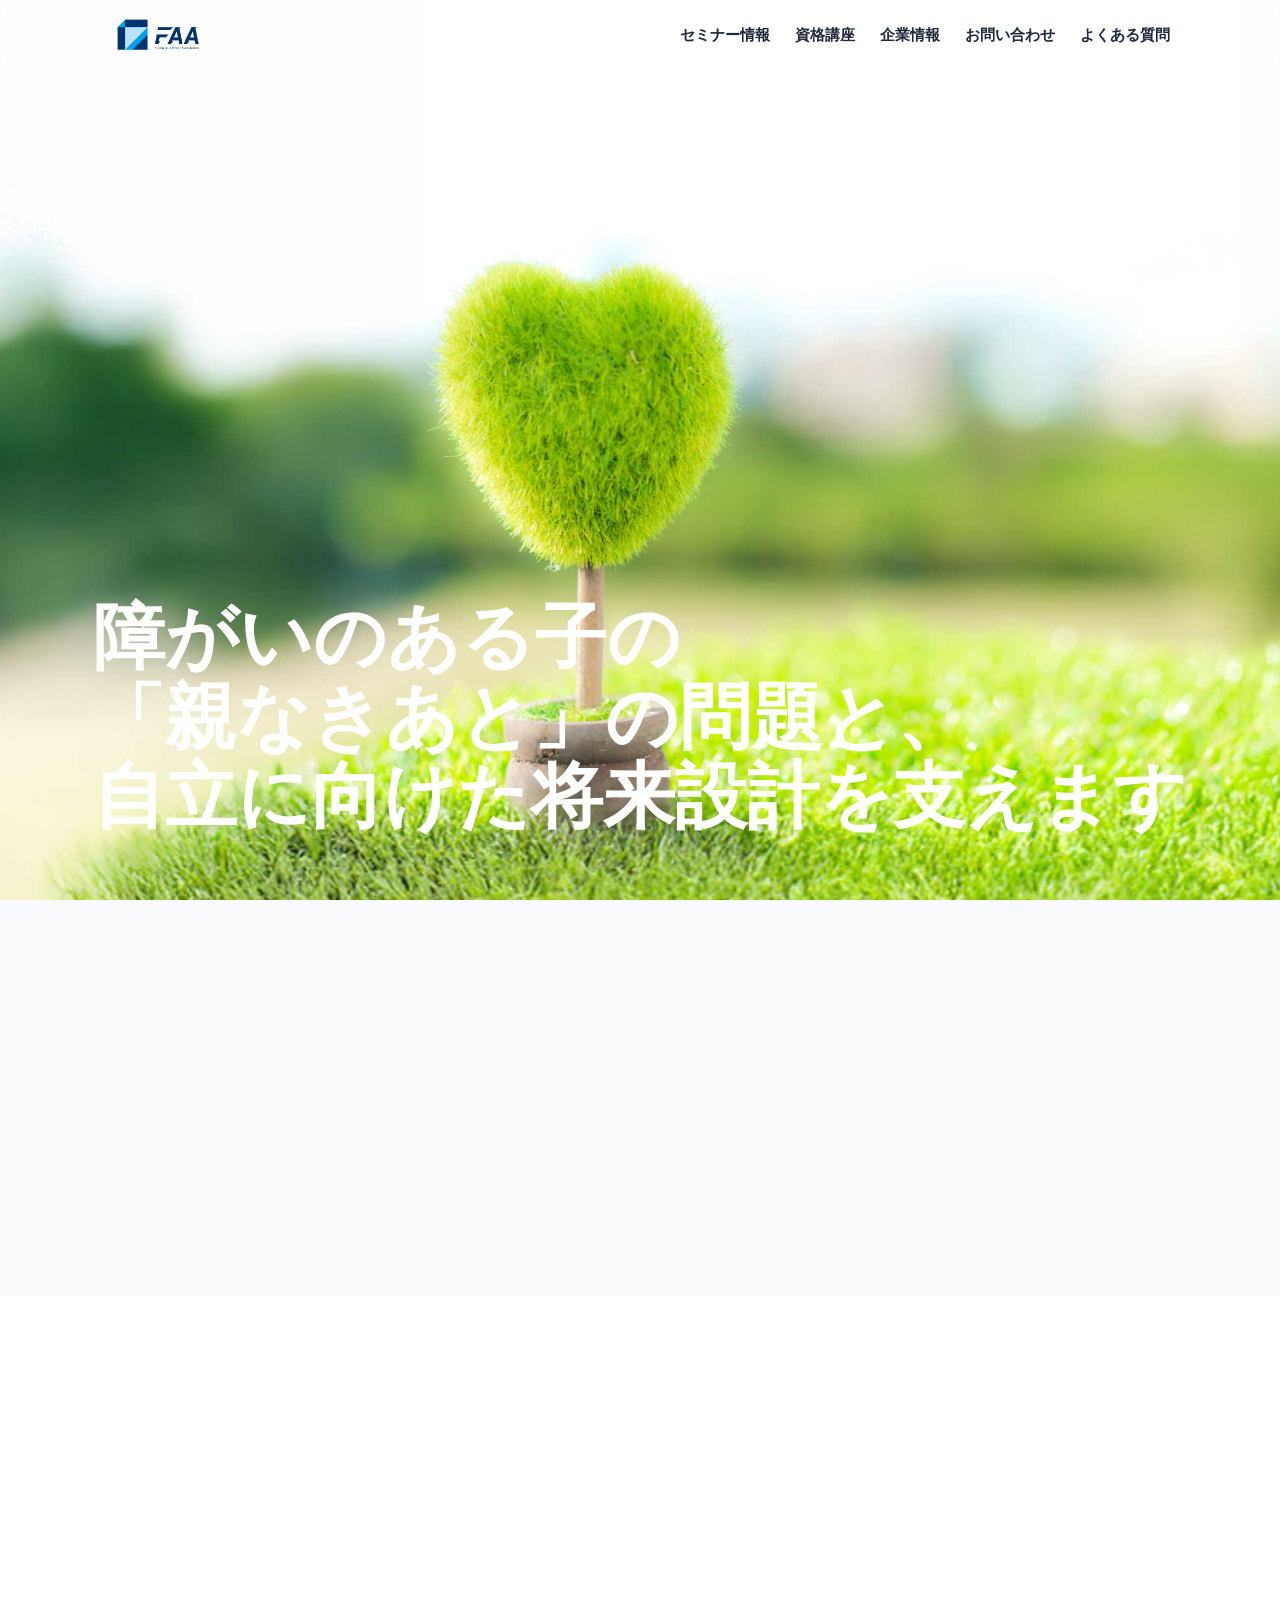
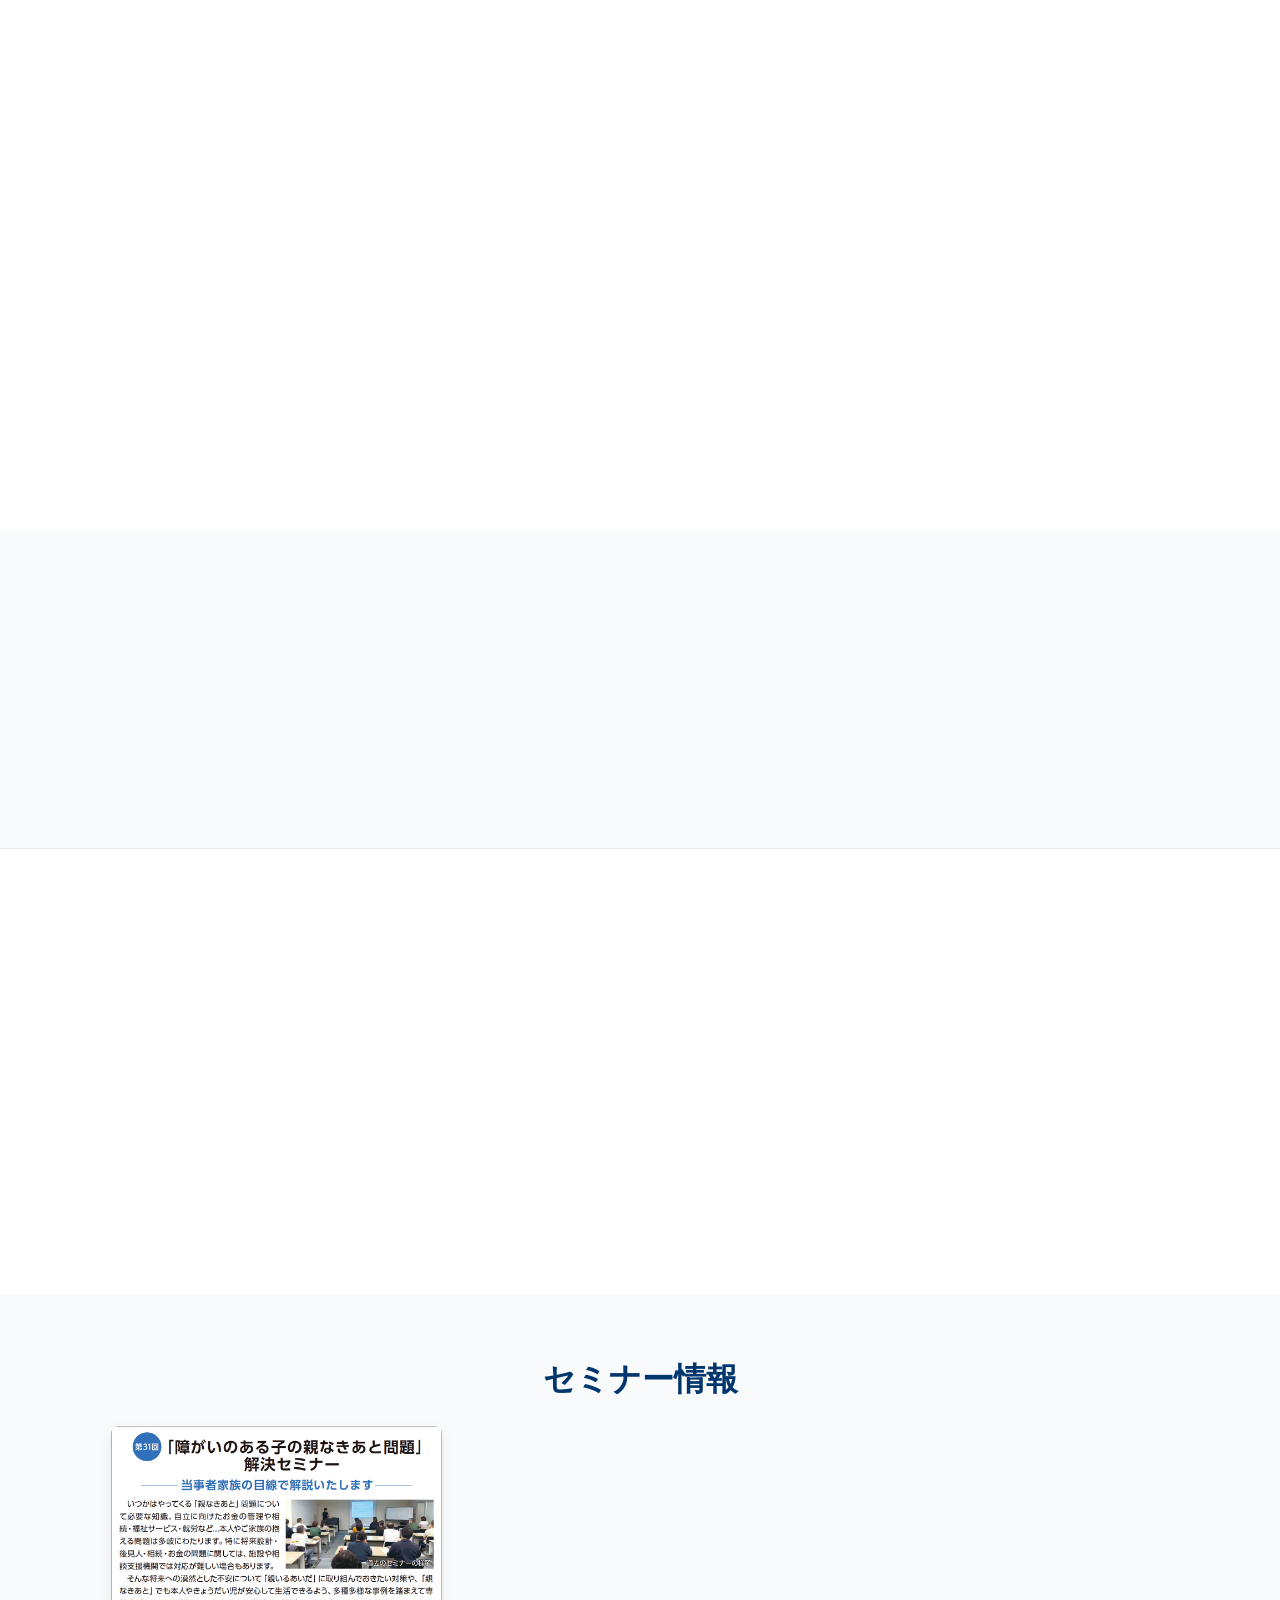
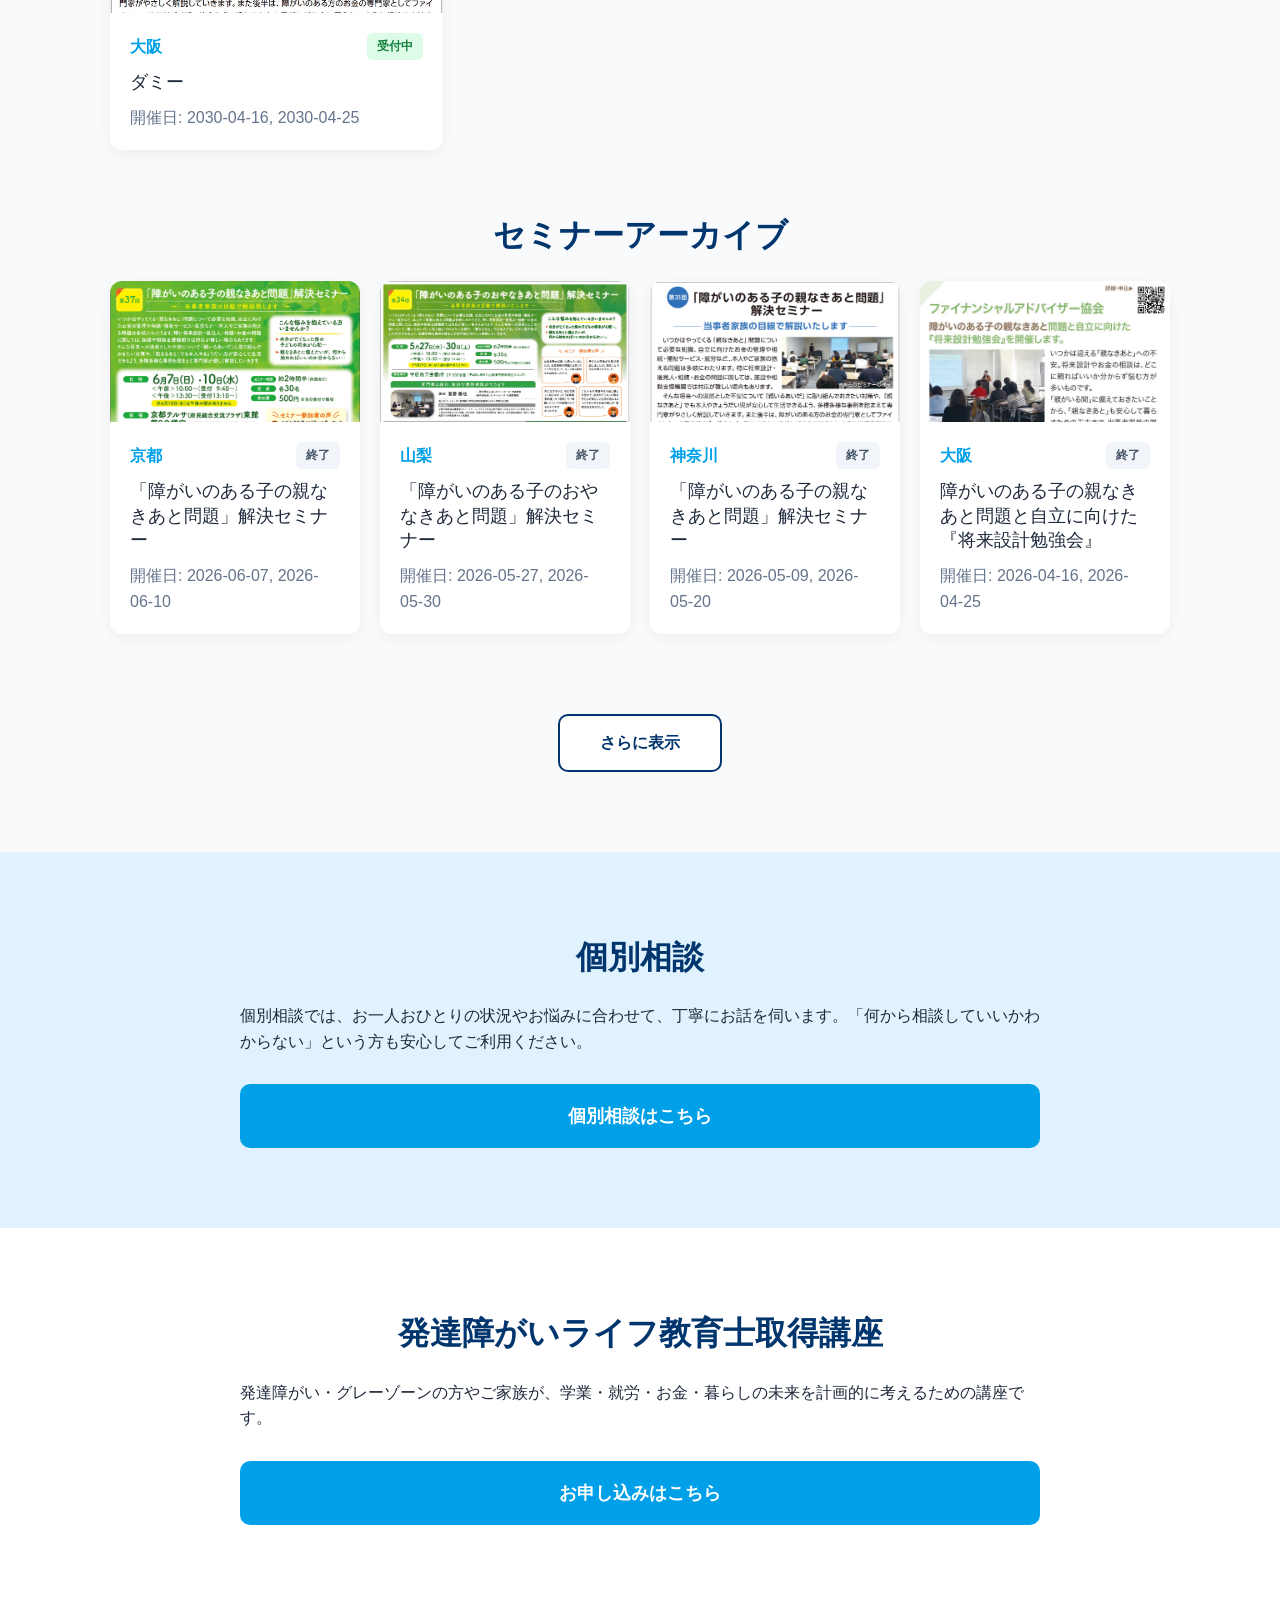
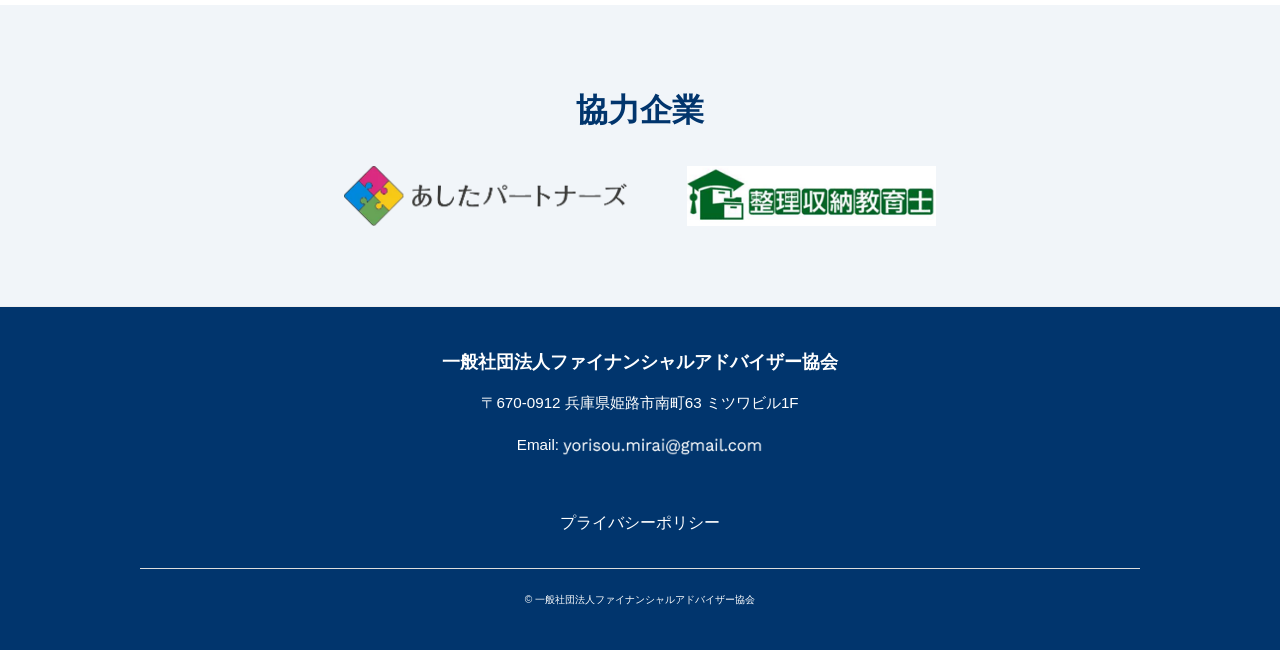
<file: index.html>
<!DOCTYPE html>
<html lang="ja">

<head>
    <meta charset="UTF-8">
    <meta name="viewport" content="width=device-width, initial-scale=1.0">
    <meta http-equiv="X-UA-Compatible" content="IE=edge">

    <!-- タイトル -->
    <title>障がいのある子の親なきあと問題と将来設計｜セミナー・個別相談｜よりそう未来｜一般社団法人ファイナンシャルアドバイザー協会（FAA）</title>

    <!-- SEO description -->
    <meta name="description"
        content="よりそう未来（YORISOU未来／yorisoumirai）は、一般社団法人ファイナンシャルアドバイザー協会（FAA）が運営する支援サービスです。障がいのある子の親なきあと問題に備え、将来設計・お金・福祉制度を全国セミナーや個別相談でサポートします。">

    <!-- keywords -->
    <meta name="keywords"
        content="親なきあと問題,障がい 将来設計,発達障がい お金,自立支援,福祉制度,セミナー,よりそう未来,よりそうみらい,yorisoumirai,YORISOU未来,FAA,一般社団法人ファイナンシャルアドバイザー協会">

    <!-- canonical -->
    <link rel="canonical" href="https://yorisoumirai.com/">

    <!-- favicon -->
    <!-- <link rel="icon" href="favicon.ico"> -->
    <link rel="icon" href="images/favicon.ico">
    <link rel="apple-touch-icon" href="/apple-touch-icon.png">

    <!-- CSS -->
    <link rel="stylesheet" href="css/destyle.css" />
    <link rel="stylesheet" href="css/style.css" />

    <!-- Font Awesome -->
    <link href="https://unpkg.com/aos@2.3.1/dist/aos.css" rel="stylesheet">
    <link rel="stylesheet"
        href="https://fonts.googleapis.com/css2?family=Material+Symbols+Outlined:opsz,wght,FILL,GRAD@24,400,0,0&icon_names=arrow_circle_left,arrow_upward" />

    <!-- OGP -->
    <meta property="og:type" content="website">
    <meta property="og:title" content="障がいのある子の親なきあと問題と将来設計｜よりそう未来｜FAA">
    <meta property="og:description" content="障がいのある子の将来に備えるための学びと支援。FAAが全国セミナー・個別相談でサポートします。">
    <meta property="og:url" content="https://yorisoumirai.com/">
    <meta property="og:site_name" content="よりそう未来｜一般社団法人ファイナンシャルアドバイザー協会（FAA）">
    <meta property="og:locale" content="ja_JP">
    <meta property="og:image" content="https://yorisoumirai.com/images/ogp_faa.png">

    <!-- Twitter -->
    <meta name="twitter:card" content="summary_large_image">
    <meta name="twitter:title" content="親なきあと問題と将来設計｜よりそう未来（FAA）">
    <meta name="twitter:description" content="障がいのある子の将来設計とお金の支援を行うFAAの公式サービス。">
    <meta name="twitter:image" content="https://yorisoumirai.com/images/ogp_faa.png">

    <!-- robots -->
    <meta name="robots" content="index, follow">

    <!-- 構造化データ -->
    <script type="application/ld+json">
    {   
    "@context": "https://schema.org",
    "@type": "Organization",
    "name": "一般社団法人ファイナンシャルアドバイザー協会",
    "alternateName": [
    "FAA",
    "よりそう未来",
    "よりそうみらい",
    "YORISOU未来",
    "yorisoumirai"
    ],
    "url": "https://yorisoumirai.com/",
    "logo": "https://yorisoumirai.com/images/FAA_logo_fin.png",
    "description": "障がいのある子の親なきあと問題に備えた将来設計やお金の支援を行う一般社団法人。全国でセミナー・個別相談を実施しています。",
    "address": {
    "@type": "PostalAddress",
    "postalCode": "670-0912",
    "addressRegion": "兵庫県",
    "addressLocality": "姫路市"
    },
    "contactPoint": {
    "@type": "ContactPoint",
    "contactType": "customer support",
    "areaServed": "JP",
    "availableLanguage": "Japanese"
    }
    }
    </script>

    <script type="application/ld+json">
    {
    "@context": "https://schema.org",
    "@type": "WebSite",
    "name": "よりそう未来｜FAA 一般社団法人ファイナンシャルアドバイザー協会",
    "url": "https://yorisoumirai.com/"
    }
    </script>

</head>

<body>

    <header id="main-header">
        <nav class="navbar">
            <div class="nav-inner">
                <div class="logo">
                    <a href="index.html" id="site-logo">
                        <img src="images/FAA_logo_fin.png" alt="Seminar Hub">
                    </a>
                </div>

                <ul class="nav-links pc-nav">
                    <li><a href="#" class="nav-search">セミナー情報</a></li>
                    <li><a href="#shikaku" class="nav-shikaku">資格講座</a></li>
                    <li><a href="about.html">企業情報</a></li>
                    <li><a href="about.html#contact">お問い合わせ</a></li>
                    <li><a href="about.html#faq">よくある質問</a></li>
                </ul>
                <button class="menu-btn" id="menu-btn" aria-label="メニューを開く">
                    <span></span>
                    <span></span>
                    <span></span>
                </button>
            </div>
        </nav>

        <div class="drawer" id="drawer">
            <ul class="drawer-links">
                <li><a href="#" class="nav-search">セミナー情報</a></li>
                <li><a href="#shikaku" class="nav-shikaku">資格講座</a></li>
                <li><a href="about.html">企業情報</a></li>
                <li><a href="about.html#contact">お問い合わせ</a></li>
                <li><a href="about.html#faq">よくある質問</a></li>
            </ul>
        </div>
        <div class="drawer-overlay" id="drawer-overlay"></div>

        <div id="hero-section" class="hero">
            <div class="hero-bg"></div>
            <div class="hero-content">
                <h1 class="hero-title">障がいのある子の<br>「親なきあと」の問題と、<br>
                    自立に向けた将来設計を支えます</h1>
                <!-- <p class="hero-subtitle">当事者家族の目線で、わかりやすく情報をお届けします</p> -->
            </div>
        </div>
    </header>

    <main>
        <section id="intro">
            <div class="intro-lead container" data-aos="fade-up">
                <h2 class="intro-lead-title">障がいのある子の「親なきあと」に、<span style="white-space: nowrap;">今からできる安心の備え</span></h2>
                <p>いつか必ず迎える「親なきあと」の問題。お金の管理、福祉サービス、就労……。本人や家族が抱える課題は多岐にわたり、「どこに相談すればいいのかわからない」と一人で不安を抱えてはいませんか？<br><br>
                    私たちは、障がいのある方のお金に関する専門家として、当事者家族の視点を大切にしながら、将来の不安を「安心」に変えるお手伝いをしています。</p>
            </div>

            <div class="intro-points">
                <div class="intro-points-title container" data-aos="fade-up">
                    <h2 class="intro-lead-title">私たちが大切にしている3つの視点</h2>
                </div>
                <div class="intro-point-row" data-aos="fade-up">
                    <div class="intro-point-img"><img src="images/image_home.png" alt="home" width="100" height="100"></div>
                    <div class="intro-point-body">
                        <h3>「親がいるあいだ」の準備</h3>
                        <p>「いつか」のために、今から備えておきたい知識や具体的な工夫を丁寧にお伝えします。</p>
                    </div>
                </div>
                <div class="intro-point-row reverse" data-aos="fade-up">
                    <div class="intro-point-img"><img src="images/image_money.png" alt="home" width="100" height="100"></div>
                    <div class="intro-point-body">
                        <h3>「1円でも多く」ではなく「安心して暮らす」ためのお金</h3>
                        <p>単に資産を残すことだけがゴールではありません。本人やきょうだい児が、将来にわたって困らず、健やかに暮らせるためのお金の残し方を考えます。</p>
                    </div>
                </div>
                <div class="intro-point-row" data-aos="fade-up">
                    <div class="intro-point-img"><img src="images/image_study.png" alt="home" width="100" height="100"></div>
                    <div class="intro-point-body">
                        <h3>信頼できる制度や仕組みを「やさしく」解説</h3>
                        <p>複雑な福祉サービスや専門的なお金の仕組みを、どなたでも納得できるよう、わかりやすく噛み砕いて紹介します。</p>
                    </div>
                </div>
            </div>

            <div class="intro-closing container" data-aos="fade-up">
                <h2 class="intro-lead-title">学びから1つでも多く、<br>不安を<span style="white-space: nowrap;">「安心」</span>に変えていきませんか？
                </h2>
                <p>将来への備えは、早く始めるほど選択肢が広がります。「大切な子どもが、ずっと安心して暮らせるように」今できることから、私たちと一緒に一歩ずつ準備を始めてみましょう。</p>
            </div>
        </section>

        <!-- YORISOU-未来 セクション -->
        <section id="yorisou" class="yorisou-section">
            <div class="yorisou-inner container">
                <div class="yorisou-body" data-aos="fade-up">
                    <div class="yorisou-text">
                        <img src="images/yorisou_logo_0806re.webp" alt="YORISOU-未来" class="yorisou-logo">
                        <div>
                            <p>「YORISOU未来（よりそうみらい）」は、親なき後の自立に向けた生活設計とお金の問題について、セミナーや個別相談など、様々な活動を行っています。</p>
                        </div>
                    </div>
                    <div class="yorisou-img">
                        <img src="images/seminarshot1.webp" alt="セミナーの様子">
                    </div>
                </div>
            </div>
        </section>


        <section id="list-page" class="container"></section>

        <section id="detail-page" class="hidden container">
            <div class="back-btn" id="btn-back">
                <!-- <span class="material-symbols-outlined">
                    arrow_circle_left
                </span> -->
                一覧に戻る
            </div>
            <div id="detail-content"></div>
        </section>

        <!-- 個別相談 -->
        <section class="cta-section bg-light-blue">
            <div class="cta-inner">
                <h2 class="cta-title">個別相談</h2>
                <p class="cta-text">個別相談では、お一人おひとりの状況やお悩みに合わせて、丁寧にお話を伺います。「何から相談していいかわからない」という方も安心してご利用ください。</p>
                <a href="about.html#contact" class="cta-btn">個別相談はこちら</a>
            </div>
        </section>

        <!-- 発達障がいライフ教育士取得講座 -->
        <section class="cta-section bg-white" id="shikaku">
            <div class="cta-inner">
                <h2 class="cta-title">発達障がいライフ教育士取得講座</h2>
                <p class="cta-text">発達障がい・グレーゾーンの方やご家族が、学業・就労・お金・暮らしの未来を計画的に考えるための講座です。</p>
                <a href="https://kyouikushi.jp/course-lineup/hattatsu-life/" class="cta-btn" target="_blank"
                    rel="noopener">お申し込みはこちら</a>
            </div>
        </section>

        <!-- 協力企業 -->
        <section class="cta-section bg-gray">
            <div class="cta-inner">
                <h2 class="cta-title">協力企業</h2>
                <div class="partner-logos">
                    <a href="https://www.ashita-partners.com/" target="_blank" rel="noopener">
                        <img src="images/asahita_logo.webp" alt="あしたパートナーズ">
                    </a>
                    <a href="https://kyouikushi.jp/nintei-koshi-kenshu/life-kyoikushi-kenshu/" target="_blank"
                        rel="noopener">
                        <img src="images/kyouikushi_logo.png" alt="整理収納教育士">
                    </a>
                </div>
            </div>
        </section>
    </main>

    <footer id="main-footer">
        <div class="footer-container">
            <address>
                <p class="org-name">一般社団法人ファイナンシャルアドバイザー協会</p>
                <p class="address-text">
                    〒670-0912 兵庫県姫路市南町63 ミツワビル1F
                </p>
                <h5 class="mail">Email: <span class="mail-img" role="img" aria-label="メールアドレス（画像）"></span></h5>
            </address>
            <p><a href="privacy.html">プライバシーポリシー</a></p>
            <p class="copy"><small>&copy; 一般社団法人ファイナンシャルアドバイザー協会</small></p>
        </div>
    </footer>


    <script src="https://unpkg.com/aos@2.3.1/dist/aos.js"></script>
    <script src="javascript/scrollTop.js"></script>
    <script src="javascript/scroll.js"></script>
    <script src="javascript/main.js"></script>
    <script src="javascript/drawer.js"></script>
    <script src="javascript/data.js"></script>
    <script src="javascript/page.js"></script>
</body>

</html>
</file>
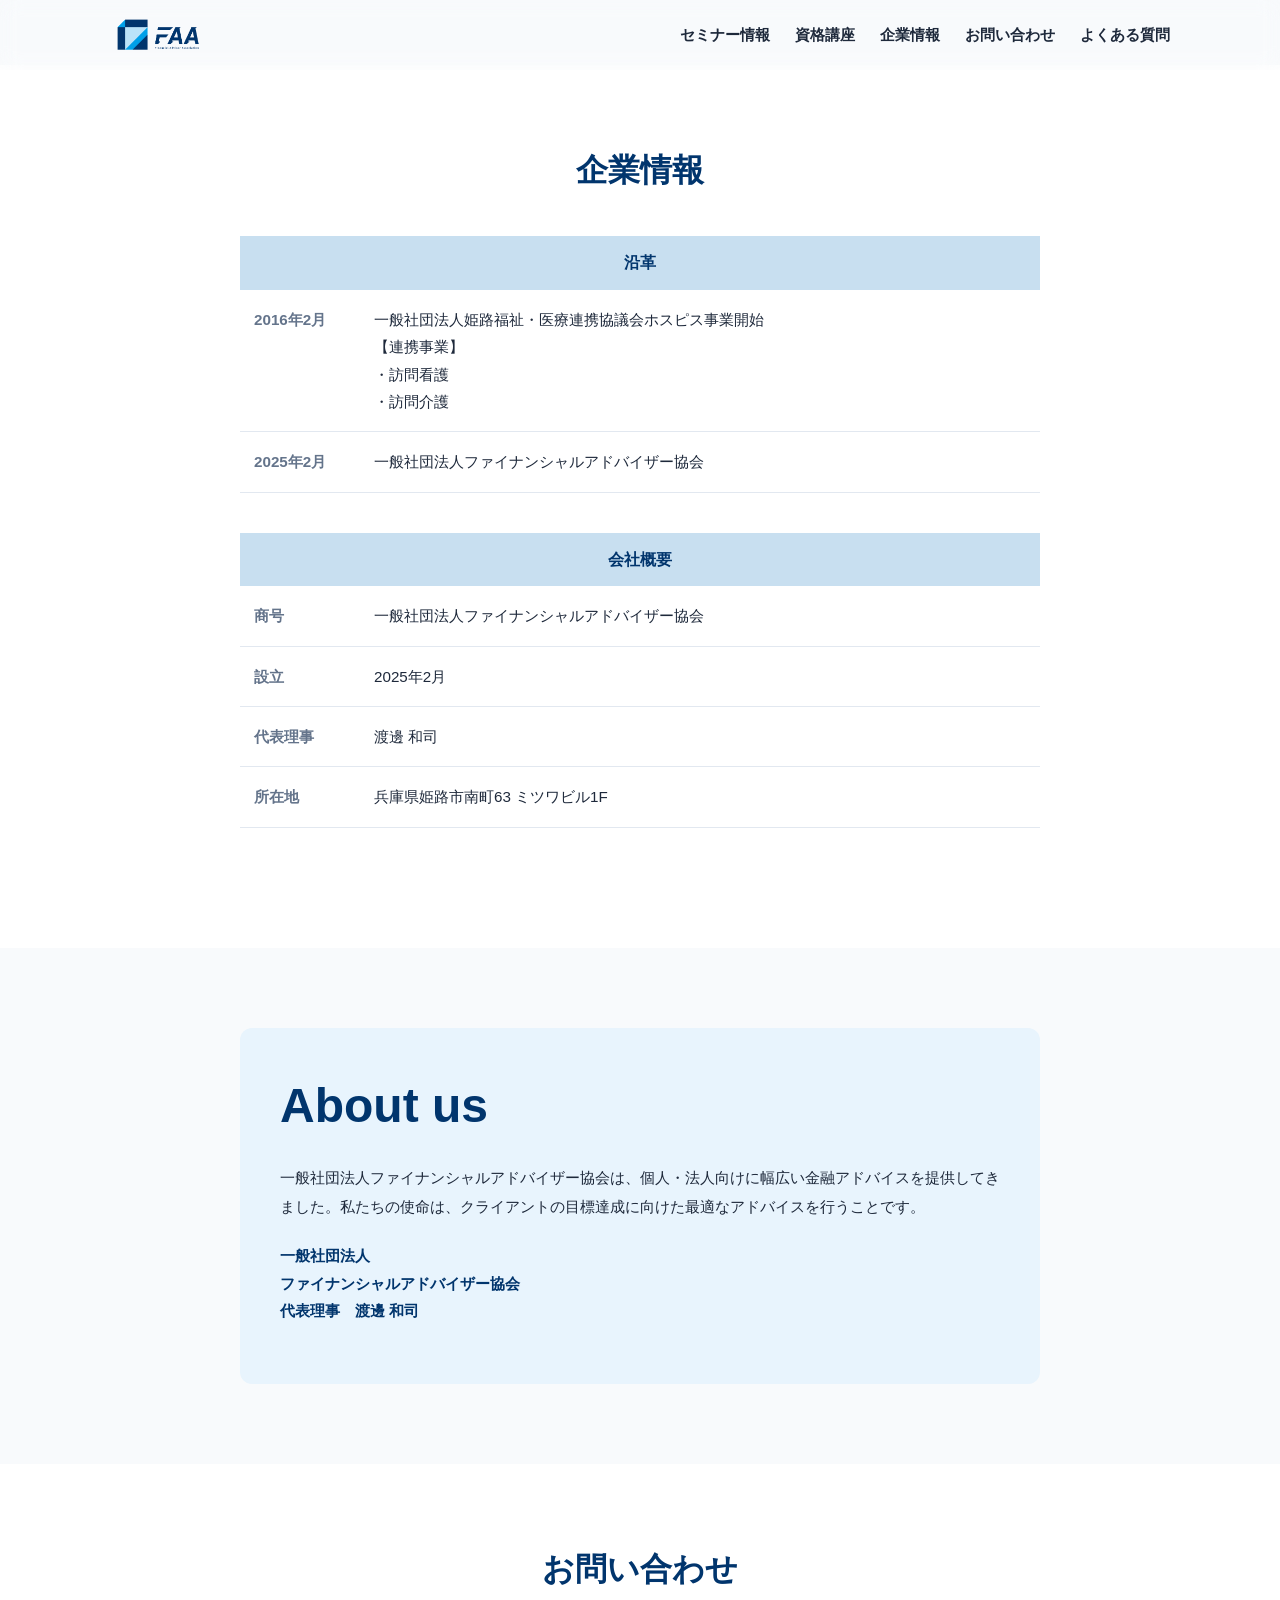
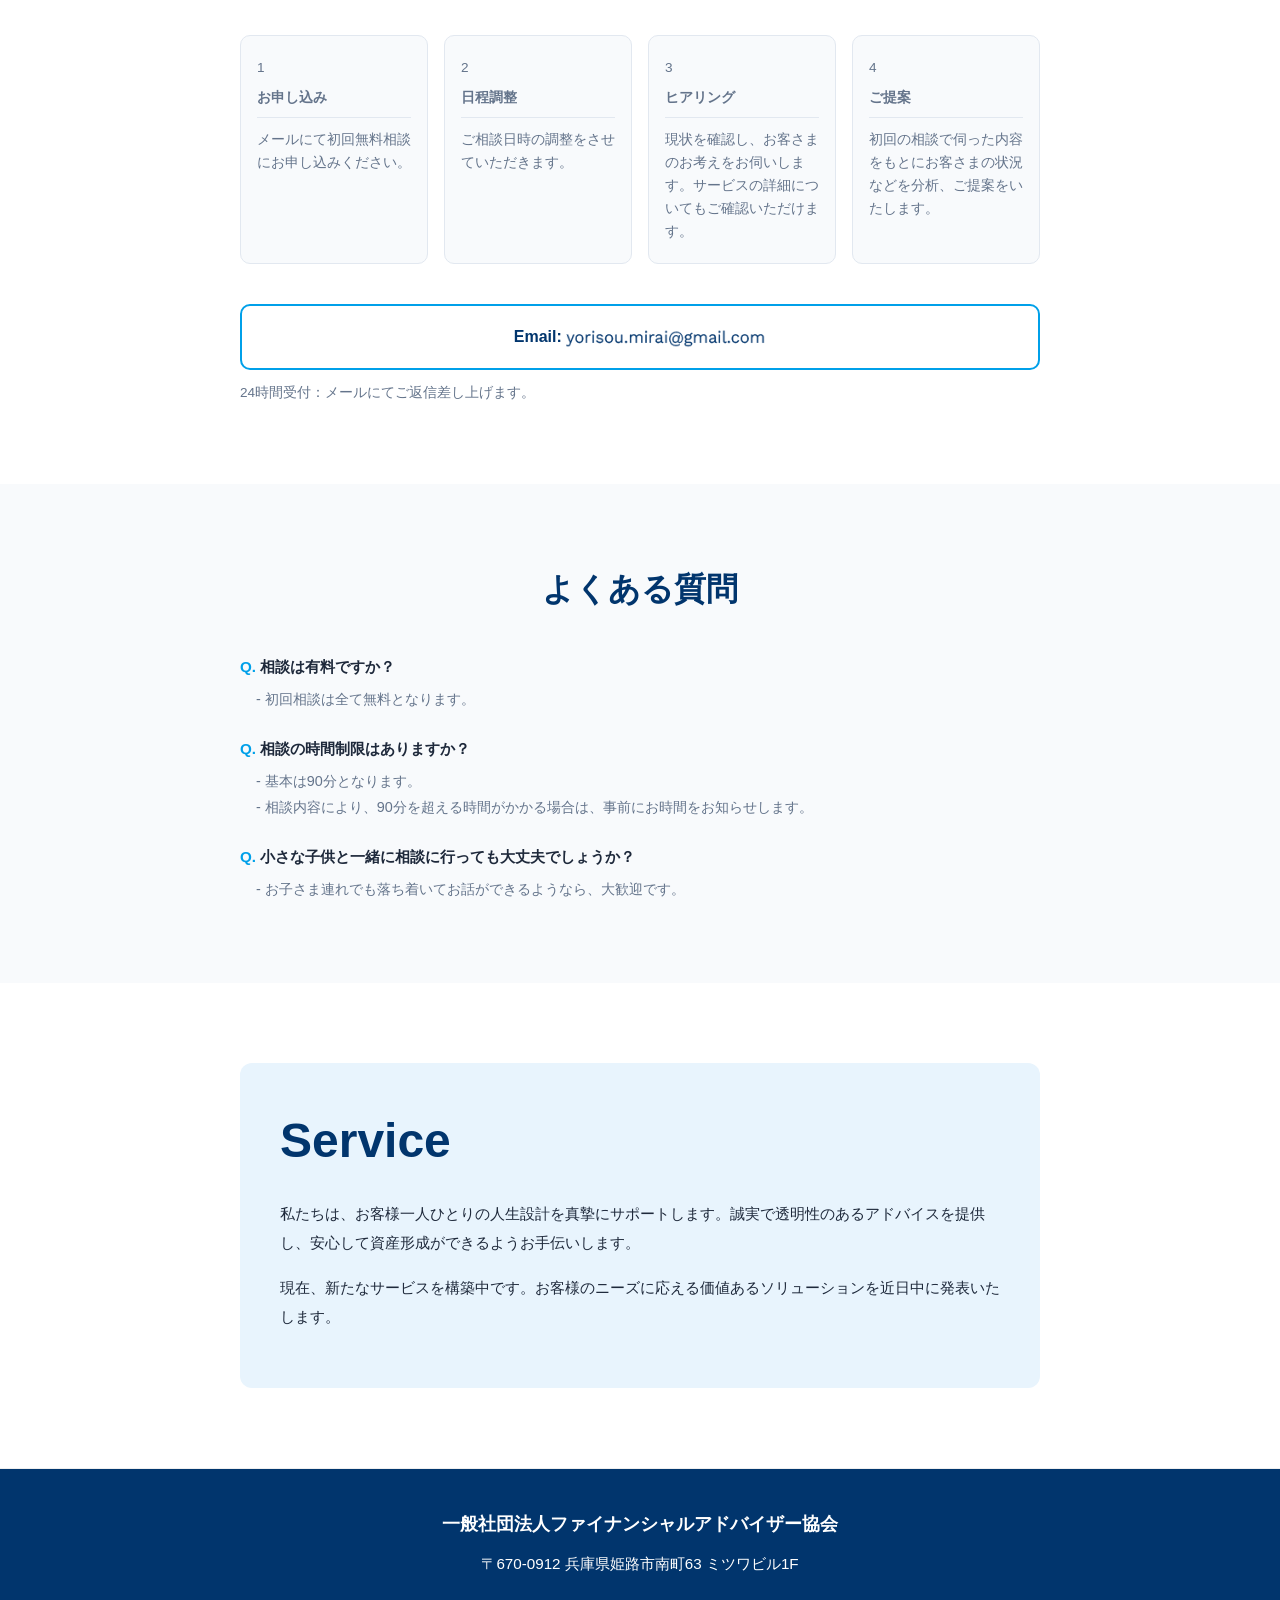
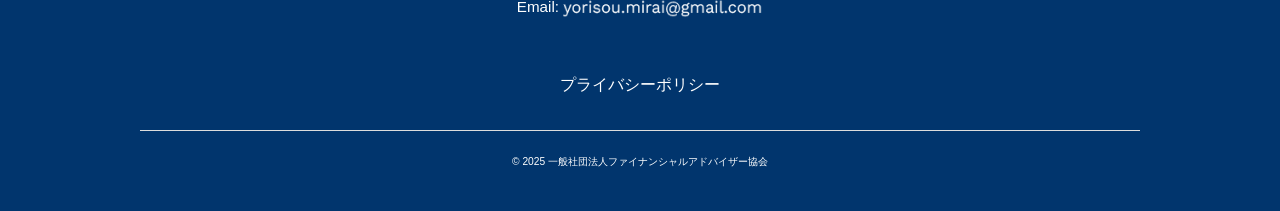
<file: about.html>
<!DOCTYPE html>
<html lang="ja">

<head>
    <meta charset="UTF-8">
    <meta name="viewport" content="width=device-width, initial-scale=1.0">
    <meta http-equiv="X-UA-Compatible" content="IE=edge">

    <!-- タイトル -->
    <title>障がいのある子の親なきあと問題と将来設計｜セミナー・個別相談｜よりそう未来｜一般社団法人ファイナンシャルアドバイザー協会/FAA</title>

    <!-- SEO description -->
    <meta name="description"
        content="よりそう未来（YORISOU未来／yorisoumirai）は、一般社団法人ファイナンシャルアドバイザー協会/FAAが運営する支援サービスです。障がいのある子の親なきあと問題に備え、将来設計・お金・福祉制度を全国セミナーや個別相談でサポートします。">

    <!-- keywords -->
    <meta name="keywords"
        content="親なきあと問題,障がい 将来設計,発達障がい お金,自立支援,福祉制度,セミナー,よりそう未来,よりそうみらい,yorisoumirai,YORISOU未来,FAA,一般社団法人ファイナンシャルアドバイザー協会">

    <!-- canonical -->
    <link rel="canonical" href="https://yorisoumirai.com/">

    <!-- favicon -->
    <!-- <link rel="icon" href="favicon.ico"> -->
    <link rel="icon" href="images/favicon.ico">
    <link rel="apple-touch-icon" href="/apple-touch-icon.png">

    <!-- CSS -->
    <link rel="stylesheet" href="css/destyle.css" />
    <link rel="stylesheet" href="css/style.css" />

    <!-- Font Awesome -->
    <link href="https://unpkg.com/aos@2.3.1/dist/aos.css" rel="stylesheet">
    <link rel="stylesheet"
        href="https://fonts.googleapis.com/css2?family=Material+Symbols+Outlined:opsz,wght,FILL,GRAD@24,400,0,0&icon_names=arrow_circle_left,arrow_upward" />

    <!-- OGP -->
    <meta property="og:type" content="website">
    <meta property="og:title" content="障がいのある子の親なきあと問題と将来設計｜よりそう未来｜FAA">
    <meta property="og:description" content="障がいのある子の将来に備えるための学びと支援。FAAが全国セミナー・個別相談でサポートします。">
    <meta property="og:url" content="https://yorisoumirai.com/">
    <meta property="og:site_name" content="よりそう未来｜一般社団法人ファイナンシャルアドバイザー協会/FAA">
    <meta property="og:locale" content="ja_JP">
    <meta property="og:image" content="https://yorisoumirai.com/images/ogp_faa.png">

    <!-- Twitter -->
    <meta name="twitter:card" content="summary_large_image">
    <meta name="twitter:title" content="親なきあと問題と将来設計｜よりそう未来/FAA">
    <meta name="twitter:description" content="障がいのある子の将来設計とお金の支援を行うFAAの公式サービス。">
    <meta name="twitter:image" content="https://yorisoumirai.com/images/ogp_faa.png">

    <!-- robots -->
    <meta name="robots" content="index, follow">

    <!-- 構造化データ -->
    <script type="application/ld+json">
    {   
    "@context": "https://schema.org",
    "@type": "Organization",
    "name": "一般社団法人ファイナンシャルアドバイザー協会",
    "alternateName": [
    "FAA",
    "よりそう未来",
    "よりそうみらい",
    "YORISOU未来",
    "yorisoumirai"
    ],
    "url": "https://yorisoumirai.com/",
    "logo": "https://yorisoumirai.com/images/FAA_logo_fin.png",
    "description": "障がいのある子の親なきあと問題に備えた将来設計やお金の支援を行う一般社団法人。全国でセミナー・個別相談を実施しています。",
    "address": {
    "@type": "PostalAddress",
    "postalCode": "670-0912",
    "addressRegion": "兵庫県",
    "addressLocality": "姫路市"
    },
    "contactPoint": {
    "@type": "ContactPoint",
    "contactType": "customer support",
    "areaServed": "JP",
    "availableLanguage": "Japanese"
    }
    }
    </script>

    <script type="application/ld+json">
    {
    "@context": "https://schema.org",
    "@type": "WebSite",
    "name": "よりそう未来｜FAA 一般社団法人ファイナンシャルアドバイザー協会",
    "url": "https://yorisoumirai.com/"
    }
    </script>

</head>

<body>

    <header id="main-header" class="detail-mode">
        <nav class="navbar">
            <div class="nav-inner">
                <div class="logo">
                    <a href="index.html">
                        <img src="images/FAA_logo_fin.png" alt="Seminar Hub">
                    </a>
                </div>
                <ul class="nav-links pc-nav">
                    <li><a href="index.html#seminar">セミナー情報</a></li>
                    <li><a href="index.html#shikaku" class="nav-shikaku">資格講座</a></li>
                    <li><a href="about.html">企業情報</a></li>
                    <li><a href="about.html#contact">お問い合わせ</a></li>
                    <li><a href="about.html#faq">よくある質問</a></li>
                </ul> <button class="menu-btn" id="menu-btn" aria-label="メニューを開く">
                    <span></span><span></span><span></span>
                </button>
            </div>
        </nav>
        <div class="drawer" id="drawer">
            <ul class="drawer-links">
                <li><a href="index.html#seminar">セミナー情報</a></li>
                <li><a href="index.html#shikaku" class="nav-shikaku">資格講座</a></li>
                <li><a href="about.html">企業情報</a></li>
                <li><a href="about.html#contact">お問い合わせ</a></li>
                <li><a href="about.html#faq">よくある質問</a></li>
            </ul>
        </div>
        <div class="drawer-overlay" id="drawer-overlay"></div>
    </header>

    <main class="pages">

        <!-- 企業情報 -->
        <section class="about-section bg-white">
            <div class="about-inner">
                <h2 class="about-section-title">企業情報</h2>

                <!-- 沿革 -->
                <table class="about-table">
                    <thead>
                        <tr>
                            <th colspan="2">沿革</th>
                        </tr>
                    </thead>
                    <tbody>
                        <tr>
                            <td>2016年2月</td>
                            <td>
                                一般社団法人姫路福祉・医療連携協議会ホスピス事業開始<br>
                                【連携事業】<br>
                                ・訪問看護<br>
                                ・訪問介護
                            </td>
                        </tr>
                        <tr>
                            <td>2025年2月</td>
                            <td>一般社団法人ファイナンシャルアドバイザー協会</td>
                        </tr>
                    </tbody>
                </table>

                <!-- 会社概要 -->
                <table class="about-table">
                    <thead>
                        <tr>
                            <th colspan="2">会社概要</th>
                        </tr>
                    </thead>
                    <tbody>
                        <tr>
                            <td>商号</td>
                            <td>一般社団法人ファイナンシャルアドバイザー協会</td>
                        </tr>
                        <tr>
                            <td>設立</td>
                            <td>2025年2月</td>
                        </tr>
                        <tr>
                            <td>代表理事</td>
                            <td>渡邊 和司</td>
                        </tr>
                        <tr>
                            <td>所在地</td>
                            <td>兵庫県姫路市南町63 ミツワビル1F</td>
                        </tr>
                    </tbody>
                </table>
            </div>
        </section>

        <!-- About us -->
        <section class="about-section bg-light">
            <div class="about-inner">
                <div class="aboutus-box">
                    <h2>About us</h2>
                    <p>一般社団法人ファイナンシャルアドバイザー協会は、個人・法人向けに幅広い金融アドバイスを提供してきました。私たちの使命は、クライアントの目標達成に向けた最適なアドバイスを行うことです。</p>
                    <p class="org-info">
                        一般社団法人<br>
                        ファイナンシャルアドバイザー協会<br>
                        代表理事　渡邊 和司
                    </p>
                </div>
            </div>
        </section>

        <!-- お問い合わせ -->
        <section class="about-section bg-white" id="contact">
            <div class="about-inner">
                <h2 class="about-section-title">お問い合わせ</h2>
                <div class="contact-steps">
                    <div class="step-card">
                        <p class="step-num">1</p>
                        <p class="step-label">お申し込み</p>
                        <p>メールにて初回無料相談にお申し込みください。</p>
                    </div>
                    <div class="step-card">
                        <p class="step-num">2</p>
                        <p class="step-label">日程調整</p>
                        <p>ご相談日時の調整をさせていただきます。</p>
                    </div>
                    <div class="step-card">
                        <p class="step-num">3</p>
                        <p class="step-label">ヒアリング</p>
                        <p>現状を確認し、お客さまのお考えをお伺いします。サービスの詳細についてもご確認いただけます。</p>
                    </div>
                    <div class="step-card">
                        <p class="step-num">4</p>
                        <p class="step-label">ご提案</p>
                        <p>初回の相談で伺った内容をもとにお客さまの状況などを分析、ご提案をいたします。</p>
                    </div>
                </div>
                <div class="contact-email-box">
                    Email: <span class="mail-img_color"></span>
                </div>
                <p class="contact-note">24時間受付：メールにてご返信差し上げます。</p>
            </div>
        </section>

        <!-- よくある質問 -->
        <section class="about-section bg-light" id="faq">
            <div class="about-inner">
                <h2 class="about-section-title">よくある質問</h2>
                <dl class="faq-list">
                    <div class="faq-item">
                        <dt>相談は有料ですか？</dt>
                        <dd>初回相談は全て無料となります。</dd>
                    </div>
                    <div class="faq-item">
                        <dt>相談の時間制限はありますか？</dt>
                        <dd>基本は90分となります。</dd>
                        <dd>相談内容により、90分を超える時間がかかる場合は、事前にお時間をお知らせします。</dd>
                    </div>
                    <div class="faq-item">
                        <dt>小さな子供と一緒に相談に行っても大丈夫でしょうか？</dt>
                        <dd>お子さま連れでも落ち着いてお話ができるようなら、大歓迎です。</dd>
                    </div>
                </dl>
            </div>
        </section>

        <!-- Service -->
        <section class="about-section bg-white">
            <div class="about-inner">
                <div class="service-box">
                    <h2>Service</h2>
                    <p>私たちは、お客様一人ひとりの人生設計を真摯にサポートします。誠実で透明性のあるアドバイスを提供し、安心して資産形成ができるようお手伝いします。</p>
                    <p>現在、新たなサービスを構築中です。お客様のニーズに応える価値あるソリューションを近日中に発表いたします。</p>
                </div>
            </div>
        </section>

    </main>

    <footer id="main-footer">
        <div class="footer-container">
            <address>
                <p class="org-name">一般社団法人ファイナンシャルアドバイザー協会</p>
                <p class="address-text">〒670-0912 兵庫県姫路市南町63 ミツワビル1F</p>
                <h5 class="mail">Email: <span class="mail-img"></span></h5>
            </address>
            <p><a href="privacy.html">プライバシーポリシー</a></p>
            <p class="copy"><small>&copy; 2025 一般社団法人ファイナンシャルアドバイザー協会</small></p>
        </div>
    </footer>

    <script src="javascript/scroll.js"></script>
    <script src="javascript/drawer.js"></script>
    <script src="javascript/scrollTop.js"></script>

</body>

</html>
</file>
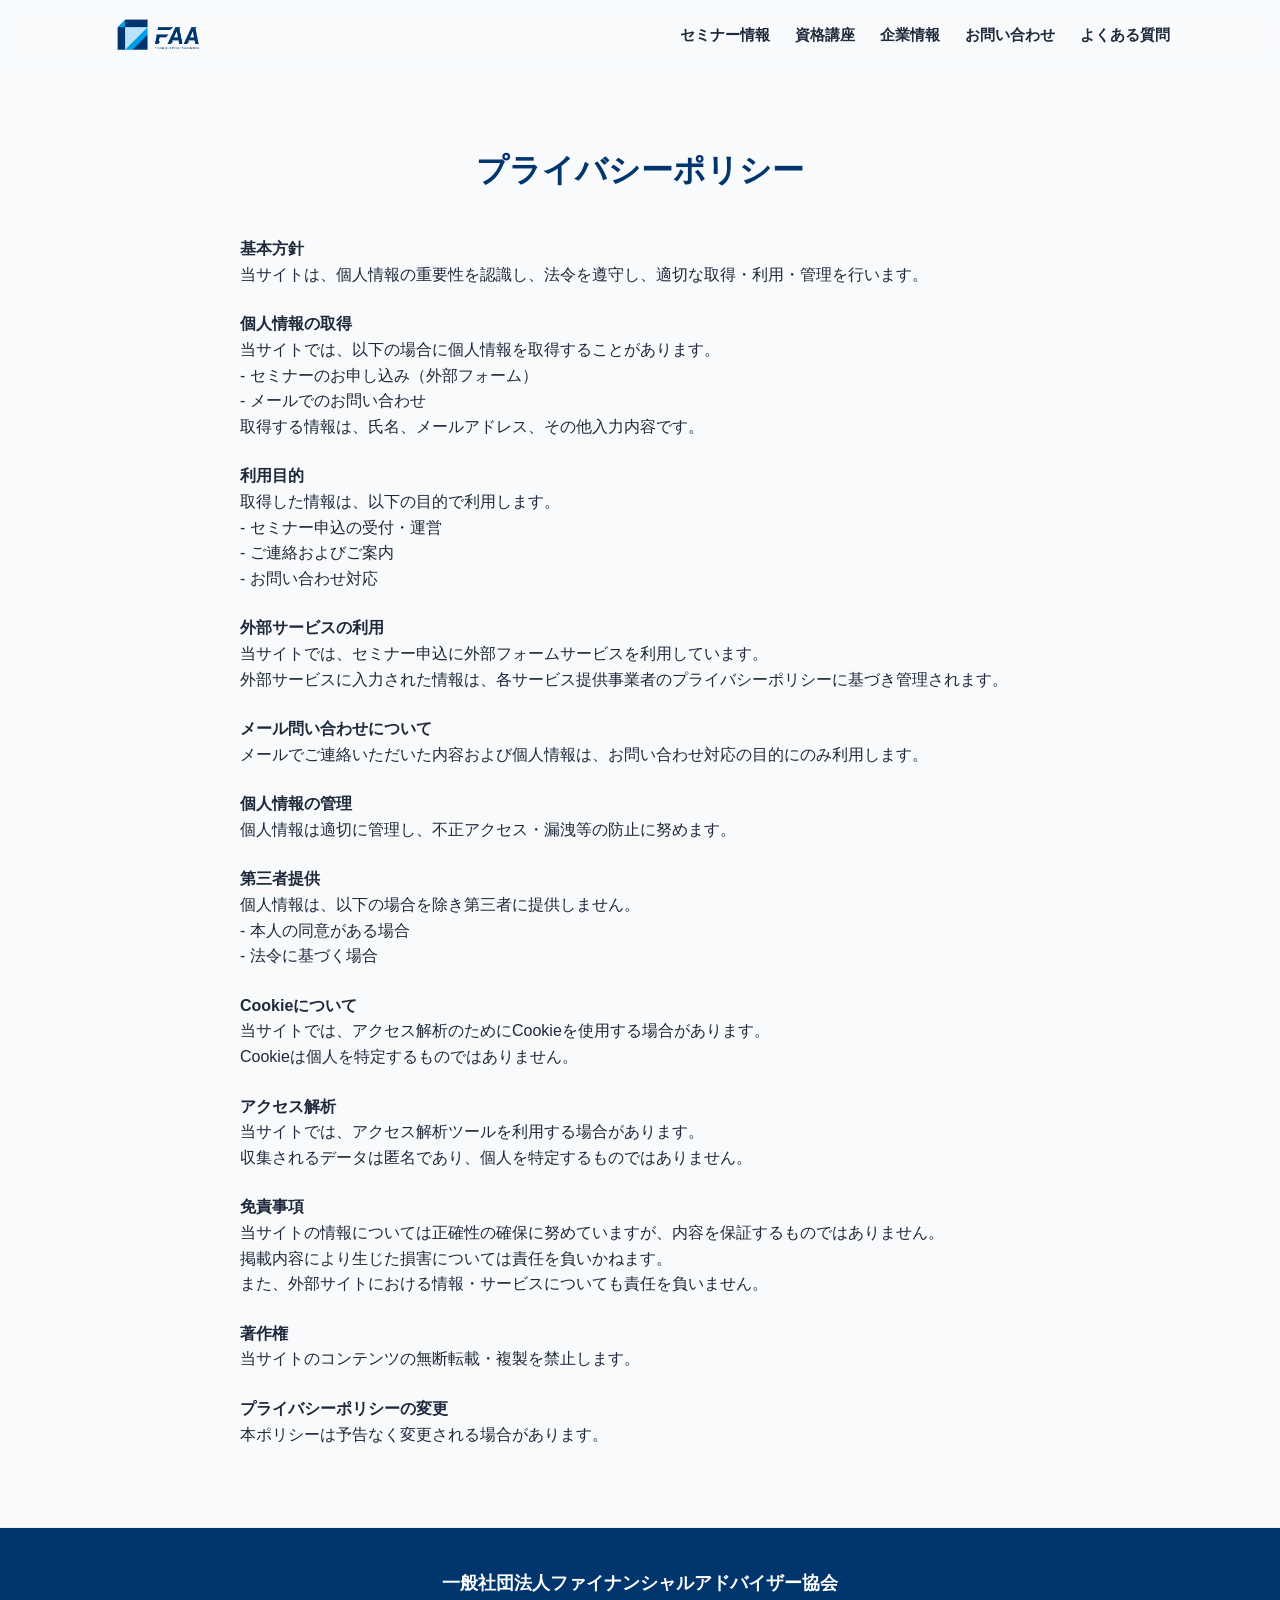
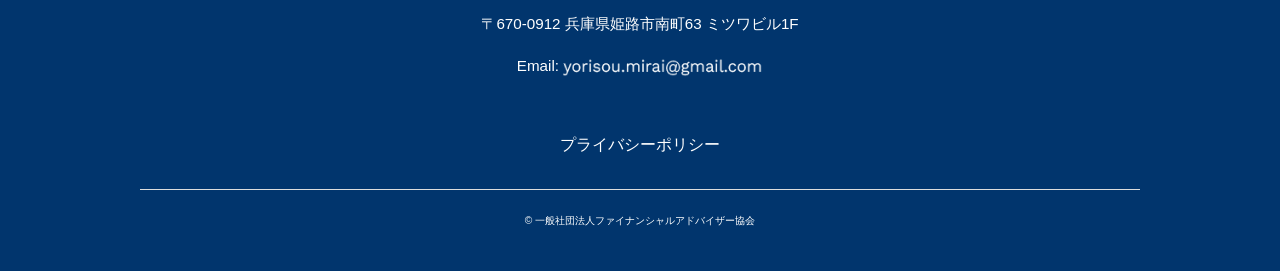
<file: privacy.html>
<!DOCTYPE html>
<html lang="ja">

<head>
    <meta charset="UTF-8">
    <meta name="viewport" content="width=device-width, initial-scale=1.0">
    <meta http-equiv="X-UA-Compatible" content="IE=edge">

    <!-- タイトル -->
    <title>障がいのある子の親なきあと問題と将来設計｜セミナー・個別相談｜よりそう未来｜一般社団法人ファイナンシャルアドバイザー協会（FAA）</title>

    <!-- SEO description -->
    <meta name="description"
        content="よりそう未来（YORISOU未来／yorisoumirai）は、一般社団法人ファイナンシャルアドバイザー協会（FAA）が運営する支援サービスです。障がいのある子の親なきあと問題に備え、将来設計・お金・福祉制度を全国セミナーや個別相談でサポートします。">

    <!-- keywords -->
    <meta name="keywords"
        content="親なきあと問題,障がい 将来設計,発達障がい お金,自立支援,福祉制度,セミナー,よりそう未来,よりそうみらい,yorisoumirai,YORISOU未来,FAA,一般社団法人ファイナンシャルアドバイザー協会">

    <!-- canonical -->
    <link rel="canonical" href="https://yorisoumirai.com/">

    <!-- favicon -->
    <!-- <link rel="icon" href="favicon.ico"> -->
    <link rel="icon" href="images/favicon.ico">
    <link rel="apple-touch-icon" href="/apple-touch-icon.png">

    <!-- CSS -->
    <link rel="stylesheet" href="css/destyle.css" />
    <link rel="stylesheet" href="css/style.css" />

    <!-- Font Awesome -->
    <link href="https://unpkg.com/aos@2.3.1/dist/aos.css" rel="stylesheet">
    <link rel="stylesheet"
        href="https://fonts.googleapis.com/css2?family=Material+Symbols+Outlined:opsz,wght,FILL,GRAD@24,400,0,0&icon_names=arrow_circle_left,arrow_upward" />

    <!-- OGP -->
    <meta property="og:type" content="website">
    <meta property="og:title" content="障がいのある子の親なきあと問題と将来設計｜よりそう未来｜FAA">
    <meta property="og:description" content="障がいのある子の将来に備えるための学びと支援。FAAが全国セミナー・個別相談でサポートします。">
    <meta property="og:url" content="https://yorisoumirai.com/">
    <meta property="og:site_name" content="よりそう未来｜一般社団法人ファイナンシャルアドバイザー協会（FAA）">
    <meta property="og:locale" content="ja_JP">
    <meta property="og:image" content="https://yorisoumirai.com/images/ogp_faa.png">

    <!-- Twitter -->
    <meta name="twitter:card" content="summary_large_image">
    <meta name="twitter:title" content="親なきあと問題と将来設計｜よりそう未来（FAA）">
    <meta name="twitter:description" content="障がいのある子の将来設計とお金の支援を行うFAAの公式サービス。">
    <meta name="twitter:image" content="https://yorisoumirai.com/images/ogp_faa.png">

    <!-- robots -->
    <meta name="robots" content="index, follow">

    <!-- 構造化データ -->
    <script type="application/ld+json">
    {   
    "@context": "https://schema.org",
    "@type": "Organization",
    "name": "一般社団法人ファイナンシャルアドバイザー協会",
    "alternateName": [
    "FAA",
    "よりそう未来",
    "よりそうみらい",
    "YORISOU未来",
    "yorisoumirai"
    ],
    "url": "https://yorisoumirai.com/",
    "logo": "https://yorisoumirai.com/images/FAA_logo_fin.png",
    "description": "障がいのある子の親なきあと問題に備えた将来設計やお金の支援を行う一般社団法人。全国でセミナー・個別相談を実施しています。",
    "address": {
    "@type": "PostalAddress",
    "postalCode": "670-0912",
    "addressRegion": "兵庫県",
    "addressLocality": "姫路市"
    },
    "contactPoint": {
    "@type": "ContactPoint",
    "contactType": "customer support",
    "areaServed": "JP",
    "availableLanguage": "Japanese"
    }
    }
    </script>

    <script type="application/ld+json">
    {
    "@context": "https://schema.org",
    "@type": "WebSite",
    "name": "よりそう未来｜FAA 一般社団法人ファイナンシャルアドバイザー協会",
    "url": "https://yorisoumirai.com/"
    }
    </script>

</head>

<body>

    <header id="main-header" class="detail-mode">
        <nav class="navbar">
            <div class="nav-inner">
                <div class="logo">
                    <a href="index.html">
                        <img src="images/FAA_logo_fin.png" alt="Seminar Hub">
                    </a>
                </div>
                <ul class="nav-links pc-nav">
                    <li><a href="index.html#seminar">セミナー情報</a></li>
                    <li><a href="index.html#shikaku" class="nav-shikaku">資格講座</a></li>
                    <li><a href="about.html">企業情報</a></li>
                    <li><a href="about.html#contact">お問い合わせ</a></li>
                    <li><a href="about.html#faq">よくある質問</a></li>
                </ul> <button class="menu-btn" id="menu-btn" aria-label="メニューを開く">
                    <span></span><span></span><span></span>
                </button>
            </div>
        </nav>
        <div class="drawer" id="drawer">
            <ul class="drawer-links">
                <li><a href="index.html#seminar">セミナー情報</a></li>
                <li><a href="index.html#shikaku" class="nav-shikaku">資格講座</a></li>
                <li><a href="about.html">企業情報</a></li>
                <li><a href="about.html#contact">お問い合わせ</a></li>
                <li><a href="about.html#faq">よくある質問</a></li>
            </ul>
        </div>
        <div class="drawer-overlay" id="drawer-overlay"></div>
    </header>

    <main class="pages">

        <section class="about-section bg-light" id="">
            <div class="about-inner">
                <h2 class="about-section-title">プライバシーポリシー</h2>
                <dl class="faq-list">
                    <div>
                        <dt>基本方針</dt>
                        <dd>当サイトは、個人情報の重要性を認識し、法令を遵守し、適切な取得・利用・管理を行います。</dd>
                    </div>
                    <div>
                        <dt>個人情報の取得</dt>
                        <dd>当サイトでは、以下の場合に個人情報を取得することがあります。
                        <dd>- セミナーのお申し込み（外部フォーム）</dd>
                        <dd>- メールでのお問い合わせ</dd>
                        <dd>取得する情報は、氏名、メールアドレス、その他入力内容です。</dd>
                    </div>
                    <div>
                        <dt>利用目的</dt>
                        <dd>取得した情報は、以下の目的で利用します。
                        <dd>- セミナー申込の受付・運営</dd>
                        <dd>- ご連絡およびご案内</dd>
                        <dd>- お問い合わせ対応</dd>
                    </div>
                    <div>
                        <dt>外部サービスの利用</dt>
                        <dd>当サイトでは、セミナー申込に外部フォームサービスを利用しています。

                        </dd>
                        <dd>外部サービスに入力された情報は、各サービス提供事業者のプライバシーポリシーに基づき管理されます。</dd>
                    </div>
                    <div>
                        <dt>メール問い合わせについて</dt>
                        <dd>メールでご連絡いただいた内容および個人情報は、お問い合わせ対応の目的にのみ利用します。</dd>
                    </div>
                    <div>
                        <dt>個人情報の管理</dt>
                        <dd>個人情報は適切に管理し、不正アクセス・漏洩等の防止に努めます。</dd>
                    </div>
                    <div>
                        <dt>第三者提供</dt>
                        <dd>個人情報は、以下の場合を除き第三者に提供しません。</dd>
                        <dd>- 本人の同意がある場合</dd>
                        <dd>- 法令に基づく場合</dd>
                    </div>
                    <div>
                        <dt>Cookieについて</dt>
                        <dd>当サイトでは、アクセス解析のためにCookieを使用する場合があります。</dd>
                        <dd>Cookieは個人を特定するものではありません。</dd>
                    </div>
                    <div>
                        <dt>アクセス解析</dt>
                        <dd>当サイトでは、アクセス解析ツールを利用する場合があります。</dd>
                        <dd>収集されるデータは匿名であり、個人を特定するものではありません。</dd>
                    </div>
                    <div>
                        <dt>免責事項</dt>
                        <dd>当サイトの情報については正確性の確保に努めていますが、内容を保証するものではありません。</dd>
                        <dd>掲載内容により生じた損害については責任を負いかねます。</dd>
                        <dd>また、外部サイトにおける情報・サービスについても責任を負いません。</dd>
                    </div>
                    <div>
                        <dt>著作権</dt>
                        <dd>当サイトのコンテンツの無断転載・複製を禁止します。</dd>
                    </div>
                    <div>
                        <dt>プライバシーポリシーの変更</dt>
                        <dd>本ポリシーは予告なく変更される場合があります。</dd>
                    </div>
                </dl>
            </div>
        </section>
    </main>

    <footer id="main-footer">
        <div class="footer-container">
            <address>
                <p class="org-name">一般社団法人ファイナンシャルアドバイザー協会</p>
                <p class="address-text">〒670-0912 兵庫県姫路市南町63 ミツワビル1F</p>
                <h5 class="mail">Email: <span class="mail-img"></span></h5>
            </address>
            <p><a href="privacy.html">プライバシーポリシー</a></p>
            <p class="copy"><small>&copy; 一般社団法人ファイナンシャルアドバイザー協会</small></p>
        </div>
    </footer>

    <script src="javascript/scroll.js"></script>
    <script src="javascript/drawer.js"></script>
    <script src="javascript/scrollTop.js"></script>

</body>

</html>
</file>
<file: css/destyle.css>
/*! destyle.css v4.0.1 | MIT License | https://github.com/nicolas-cusan/destyle.css */

/* Reset box-model and set borders */
/* ============================================ */

*,
::before,
::after {
  box-sizing: border-box;
  border-style: solid;
  border-width: 0;
  min-width: 0;
}

/* Document */
/* ============================================ */

/**
 * 1. Correct the line height in all browsers.
 * 2. Prevent adjustments of font size after orientation changes in iOS.
 * 3. Remove gray overlay on links for iOS.
 */

html {
  line-height: 1.15; /* 1 */
  -webkit-text-size-adjust: 100%; /* 2 */
  -webkit-tap-highlight-color: transparent; /* 3*/
}

/* Sections */
/* ============================================ */

/**
 * Remove the margin in all browsers.
 */

body {
  margin: 0;
}

/**
 * Render the `main` element consistently in IE.
 */

main {
  display: block;
}

/* Vertical rhythm */
/* ============================================ */

p,
table,
blockquote,
address,
pre,
iframe,
form,
figure,
dl {
  margin: 0;
}

/* Headings */
/* ============================================ */

h1,
h2,
h3,
h4,
h5,
h6 {
  font-size: inherit;
  font-weight: inherit;
  margin: 0;
}

/* Lists (enumeration) */
/* ============================================ */

ul,
ol {
  margin: 0;
  padding: 0;
  list-style: none;
}

/* Lists (definition) */
/* ============================================ */

dt {
  font-weight: bold;
}

dd {
  margin-left: 0;
}

/* Grouping content */
/* ============================================ */

/**
 * 1. Add the correct box sizing in Firefox.
 * 2. Show the overflow in Edge and IE.
 */

hr {
  box-sizing: content-box; /* 1 */
  height: 0; /* 1 */
  overflow: visible; /* 2 */
  border-top-width: 1px;
  margin: 0;
  clear: both;
  color: inherit;
}

/**
 * 1. Correct the inheritance and scaling of font size in all browsers.
 * 2. Correct the odd `em` font sizing in all browsers.
 */

pre {
  font-family: monospace, monospace; /* 1 */
  font-size: inherit; /* 2 */
}

address {
  font-style: inherit;
}

/* Text-level semantics */
/* ============================================ */

/**
 * Remove the gray background on active links in IE 10.
 */

a {
  background-color: transparent;
  text-decoration: none;
  color: inherit;
}

/**
 * 1. Remove the bottom border in Chrome 57-
 * 2. Add the correct text decoration in Chrome, Edge, IE, Opera, and Safari.
 */

abbr[title] {
  text-decoration: underline dotted; /* 2 */
}

/**
 * Add the correct font weight in Chrome, Edge, and Safari.
 */

b,
strong {
  font-weight: bolder;
}

/**
 * 1. Correct the inheritance and scaling of font size in all browsers.
 * 2. Correct the odd `em` font sizing in all browsers.
 */

code,
kbd,
samp {
  font-family: monospace, monospace; /* 1 */
  font-size: inherit; /* 2 */
}

/**
 * Add the correct font size in all browsers.
 */

small {
  font-size: 80%;
}

/**
 * Prevent `sub` and `sup` elements from affecting the line height in
 * all browsers.
 */

sub,
sup {
  font-size: 75%;
  line-height: 0;
  position: relative;
  vertical-align: baseline;
}

sub {
  bottom: -0.25em;
}

sup {
  top: -0.5em;
}

/* Replaced content */
/* ============================================ */

/**
 * Prevent vertical alignment issues.
 */

svg,
img,
embed,
object,
iframe {
  vertical-align: bottom;
}

/* Forms */
/* ============================================ */

/**
 * Reset form fields to make them styleable.
 * 1. Make form elements stylable across systems iOS especially.
 * 2. Inherit text-transform from parent.
 */

button,
input,
optgroup,
select,
textarea {
  -webkit-appearance: none; /* 1 */
  appearance: none;
  vertical-align: middle;
  color: inherit;
  font: inherit;
  background: transparent;
  padding: 0;
  margin: 0;
  border-radius: 0;
  text-align: inherit;
  text-transform: inherit; /* 2 */
}

/**
 * Correct cursors for clickable elements.
 */

button,
[type="button"],
[type="reset"],
[type="submit"] {
  cursor: pointer;
}

button:disabled,
[type="button"]:disabled,
[type="reset"]:disabled,
[type="submit"]:disabled {
  cursor: default;
}

/**
 * Improve outlines for Firefox and unify style with input elements & buttons.
 */

:-moz-focusring {
  outline: auto;
}

select:disabled {
  opacity: inherit;
}

/**
 * Remove padding
 */

option {
  padding: 0;
}

/**
 * Reset to invisible
 */

fieldset {
  margin: 0;
  padding: 0;
  min-width: 0;
}

legend {
  padding: 0;
}

/**
 * Add the correct vertical alignment in Chrome, Firefox, and Opera.
 */

progress {
  vertical-align: baseline;
}

/**
 * Remove the default vertical scrollbar in IE 10+.
 */

textarea {
  overflow: auto;
}

/**
 * Correct the cursor style of increment and decrement buttons in Chrome.
 */

[type="number"]::-webkit-inner-spin-button,
[type="number"]::-webkit-outer-spin-button {
  height: auto;
}

/**
 * Correct the outline style in Safari.
 */

[type="search"] {
  outline-offset: -2px; /* 1 */
}

/**
 * Remove the inner padding in Chrome and Safari on macOS.
 */

[type="search"]::-webkit-search-decoration {
  -webkit-appearance: none;
}

/**
 * 1. Correct the inability to style clickable types in iOS and Safari.
 * 2. Fix font inheritance.
 */

::-webkit-file-upload-button {
  -webkit-appearance: button; /* 1 */
  font: inherit; /* 2 */
}

/**
 * Fix appearance for Firefox
 */
[type="number"] {
  -moz-appearance: textfield;
}

/**
 * Clickable labels
 */

label[for] {
  cursor: pointer;
}

/* Interactive */
/* ============================================ */

/*
 * Add the correct display in Edge, IE 10+, and Firefox.
 */

details {
  display: block;
}

/*
 * Add the correct display in all browsers.
 */

summary {
  display: list-item;
}

/*
 * Remove outline for editable content.
 */

[contenteditable]:focus {
  outline: auto;
}

/* Tables */
/* ============================================ */

/**
1. Correct table border color inheritance in all Chrome and Safari.
*/

table {
  border-color: inherit; /* 1 */
  border-collapse: collapse;
}

caption {
  text-align: left;
}

td,
th {
  vertical-align: top;
  padding: 0;
}

th {
  text-align: left;
  font-weight: bold;
}
</file>
<file: css/style.css>
:root {
    --primary-color: rgb(1, 53, 109);
    --point-color: #00a0e9;
    --accent-color: #e11d48;
    --text-main: #1e293b;
    --text-muted: #64748b;
    --bg-light: #f8fafc;
    --white: #ffffff;
}

body {
    font-family: "Helvetica Neue", Arial, "Hiragino Kaku Gothic ProN", "Hiragino Sans", Meiryo, sans-serif;
    background-color: var(--bg-light);
    color: var(--text-main);
    line-height: 1.6;
}

/* --- レイアウト共通 --- */
.header-container,
.container {
    max-width: 1100px;
    margin: 0 auto;
    padding: 0 20px;
}

/* --- ヘッダー・ナビゲーション --- */
/* --- 通常時（ヒーロー上）：文字は白 --- */
.logo,
.nav-links a {
    /* color: var(--white); */
    transition: color 0.3s ease;
}

.logo img {
    height: 45px;
    width: auto;
    object-fit: contain;
}


.navbar {
    position: fixed;
    top: 0;
    left: 0;
    width: 100%;
    height: 70px;
    z-index: 1000;
    /* background: var(--primary-color); */
    backdrop-filter: blur(10px);
    border-bottom: 1px solid rgba(255, 255, 255, 0.2);
    transition: background 0.3s;
}

.nav-inner {
    max-width: 1100px;
    margin: 0 auto;
    height: 100%;
    display: flex;
    justify-content: space-between;
    align-items: center;
    padding: 0 20px;
}

.logo {
    font-size: 1.5rem;
    font-weight: 800;
    color: var(--white);
    text-shadow: 0 2px 4px rgba(0, 0, 0, 0.3);
}

.nav-links {
    display: flex;
    gap: 25px;
}

.nav-links a {
    /* color: var(--white); */
    font-weight: 600;
    font-size: 0.95rem;
    transition: opacity 0.3s;
}

/* --- ハンバーガー & ドロワー --- */
.menu-btn {
    display: none;
    flex-direction: column;
    justify-content: space-between;
    width: 30px;
    height: 20px;
    z-index: 2000;
}

.menu-btn span {
    width: 100%;
    height: 2px;
    background-color: var(--text-main);
    transition: 0.3s;
}

.drawer {
    position: fixed;
    top: 0;
    right: -100%;
    width: 280px;
    height: 100%;
    background: var(--white);
    z-index: 1500;
    transition: right 0.4s cubic-bezier(0.4, 0, 0.2, 1);
    padding: 100px 30px;
    box-shadow: -10px 0 20px rgba(0, 0, 0, 0.1);
}

.drawer.is-active {
    right: 0;
}

.drawer-links li {
    margin-bottom: 25px;
}

.drawer-links a {
    color: var(--text-main);
    font-size: 1.2rem;
    font-weight: bold;
}

.drawer-overlay {
    position: fixed;
    top: 0;
    left: 0;
    width: 100%;
    height: 100%;
    background: rgba(0, 0, 0, 0.5);
    z-index: 1400;
    opacity: 0;
    visibility: hidden;
    transition: 0.3s;
}

.drawer-overlay.is-active {
    opacity: 1;
    visibility: visible;
}

/* ボタンアニメーション */
.menu-btn.is-open span:nth-child(1) {
    transform: translateY(9px) rotate(45deg);
}

.menu-btn.is-open span:nth-child(2) {
    opacity: 0;
}

.menu-btn.is-open span:nth-child(3) {
    transform: translateY(-9px) rotate(-45deg);
}

/* --- ヒーローセクション --- */
.hero {
    position: relative;
    height: 100vh;
    overflow: hidden;
    display: flex;
    align-items: end;
    justify-content: center;
}

.hero-bg {
    position: absolute;
    inset: 0;
    background-image: url(../images/bg.jpg);
    background-size: cover;
    background-position: 45% center;
    z-index: -1;
    animation: heroReveal 4s cubic-bezier(0.25, 0.46, 0.45, 0.94) forwards;
}

@keyframes heroReveal {
    0% {
        transform: scale(1);
        filter: blur(15px);
    }

    100% {
        transform: scale(1.1);
        filter: blur(0px);
    }
}

.hero::after {
    content: '';
    position: absolute;
    inset: 0;
    /* background: rgba(0, 0, 0, 0.4); */
}

.hero-content {
    position: relative;
    z-index: 10;
    /* text-align: center; */
    color: var(--white);
    padding: 5%;
}

.hero-title {
    font-size: clamp(2.5rem, 8vw, 4.5rem);
    font-weight: 900;
    line-height: 1.1;
}





/* --- intro リデザイン --- */
.intro-lead,
.intro-closing {
    text-align: center;
    padding-bottom: 60px;
}

.intro-lead-title {
    font-size: clamp(1.5rem, 4vw, 2rem);
    font-weight: 900;
    color: var(--primary-color);
    margin-bottom: 30px;
    line-height: 1.4;
}

.intro-points {
    background: var(--white);
    padding: 60px 0;
}

.intro-point-row {
    display: flex;
    align-items: center;
    gap: 50px;
    max-width: 900px;
    margin: 0 auto;
    padding: 40px 20px;
    border-bottom: 1px solid #e2e8f0;
}

.intro-point-row:last-child {
    border-bottom: none;
}

.intro-point-row.reverse {
    flex-direction: row-reverse;
}

.intro-point-img {
    font-size: 4rem;
    flex-shrink: 0;
    width: 100px;
    text-align: center;
}

.intro-point-body h3 {
    font-size: 1.2rem;
    font-weight: 900;
    color: var(--primary-color);
    margin-bottom: 12px;
    line-height: 1.4;
}

.intro-point-body p {
    color: var(--text-muted);
    font-size: 0.95rem;
    line-height: 1.8;
}

@media (max-width: 768px) {

    .intro-point-row,
    .intro-point-row.reverse {
        flex-direction: column;
        text-align: center;
    }
}


/* --- introduction --- */
#intro p {
    text-align: justify;
}

#intro h2 {
    text-align: center;
    font-size: clamp(1.5rem, 8vw, 2.5rem);
    font-weight: 900;
    line-height: 1.1;
    margin-block: 80px 40px;
    color: var(--primary-color);
}

#intro dl dt {
    text-align: center;
    margin: 2rem auto 1rem;
    font-size: 1.2rem;
}

/* --- YORISOU-未来セクション --- */
#yorisou {
    background: var(--white);
    padding: 80px 0;
    border-top: 1px solid #e2e8f0;
}

.yorisou-header {
    text-align: center;
    margin-bottom: 50px;
}

.yorisou-logo {
    height: 168px;
    width: auto;
    object-fit: contain;
    margin-bottom: 16px;
}

.yorisou-subtitle {
    font-size: 1.3rem;
    font-weight: 700;
    color: var(--primary-color);
}

.yorisou-body {
    display: flex;
    align-items: center;
    gap: 60px;
}

.yorisou-text {
    flex: 1;
    font-size: 1.05rem;
    line-height: 2;
    color: var(--text-main);
    text-align: center;
}

.yorisou-text p {
    text-align: justify;
}

.yorisou-img {
    flex: 1;
}

.yorisou-img img {
    width: 100%;
    box-shadow: 0 8px 24px rgba(0, 0, 0, 0.1);
}

@media (max-width: 768px) {
    .yorisou-body {
        flex-direction: column;
    }
}

/* --- 詳細モード（白背景ヘッダー） --- */
header.detail-mode .hero,
#intro.detail-mode {
    display: none;
}

header.detail-mode .logo,
header.detail-mode .nav-links a {
    color: var(--text-main);
    text-shadow: none;
}

header.detail-mode .menu-btn span {
    background-color: var(--text-main);
}

/* --- カードグリッド --- */
.active-grid {
    display: grid;
    grid-template-columns: repeat(3, 1fr);
    gap: 30px;
}

.closed-grid {
    display: grid;
    grid-template-columns: repeat(4, 1fr);
    gap: 20px;
    margin-bottom: 80px;

}

.section-title {
    font-size: clamp(1.5rem, 4vw, 2rem);
    font-weight: 900;
    color: var(--primary-color);
    border-bottom: none;
    text-align: center;
    margin: 60px 0 20px;
}

.card {
    background: var(--white);
    border-radius: 12px;
    overflow: hidden;
    box-shadow: 0 4px 15px rgba(0, 0, 0, 0.05);
    transition: 0.3s;
    display: flex;
    flex-direction: column;
}

.card:hover {
    transform: translateY(-5px);
    box-shadow: 0 12px 25px rgba(0, 0, 0, 0.1);
}

.card-image {
    aspect-ratio: 16/9;
    background: #eee;
    overflow: hidden;
    display: flex;
    align-items: flex-start
}

.card-image img {
    width: 100%;
    height: auto;
    /* 縦横比を保つ */
}

/* .card.closed img {
    filter: grayscale(100%);
    opacity: 0.7;
} */

.card-info {
    padding: 20px;
}

.card-meta {
    display: flex;
    justify-content: space-between;
    align-items: center;
    margin-bottom: 10px;
}

.location-text {
    /* font-size: 0.85rem; */
    font-weight: bold;
    color: var(--point-color);
}

.badge {
    font-size: 0.75rem;
    padding: 4px 10px;
    border-radius: 6px;
    font-weight: bold;
}

.badge-active {
    background: #dcfce7;
    color: #15803d;
}

.badge-closed {
    background: #f1f5f9;
    color: #475569;
}

.card h2 {
    font-size: 1.1rem;
    margin-bottom: 10px;
    line-height: 1.4;
}

.card-date {
    /* font-size: 0.85rem; */
    color: var(--text-muted);
}

/* --- 詳細ページ --- */
#detail-page {
    padding-block: 100px;
}

.hidden {
    display: none;
}

.detail-container {
    display: flex;
    gap: 50px;
}

.detail-visual {
    flex: 1;
    max-width: 400px;
}

.detail-main-info {
    flex: 1.5;
}

.description {
    font-size: 1.1rem;
    color: var(--text-muted);
    margin-bottom: 30px;
    white-space: pre-wrap;
}

.info-table {
    width: 100%;
    margin: 25px 0;
}

.info-table th,
.info-table td {
    padding: 15px;
    border-bottom: 1px solid #e2e8f0;
    text-align: left;
}

.info-table th {
    width: 120px;
    background: #f8fafc;
    color: var(--text-muted);
    font-size: 0.9rem;
}

.entry-btn {
    display: block;
    padding: 18px;
    border-radius: 10px;
    background: var(--accent-color);
    color: var(--white);
    text-align: center;
    font-weight: bold;
    font-size: 1.1rem;
}

.entry-btn.disabled {
    background: #94a3b8;
}

.back-btn {
    color: var(--text-muted);
    font-weight: bold;
    margin-bottom: 30px;
    cursor: pointer;
    padding-left: 0.5rem;
    margin-left: 24px;
}

.material-symbols-outlined {
    display: block;
    position: absolute;
    left: 1.2rem;
}

/* info */

.info-page-padding {
    padding-top: 120px;
}

.speaker-section {
    margin-bottom: 80px;
}

.speaker-flex {
    display: flex;
    gap: 40px;
    align-items: flex-start;
    margin-top: 30px;
}

.speaker-portrait {
    width: 200px;
    height: 200px;
    border-radius: 12px;
    object-fit: cover;
    flex-shrink: 0;
    box-shadow: 0 4px 15px rgba(0, 0, 0, 0.1);
}

.speaker-body h2 {
    font-size: 1.8rem;
    margin-bottom: 5px;
}

.speaker-role {
    display: block;
    color: var(--primary-color);
    font-weight: bold;
    margin-bottom: 15px;
}


/* --- さらに表示ボタン --- */
#load-more-btn {
    display: block;
    margin: 30px auto 80px;
    padding: 14px 40px;
    border-radius: 10px;
    border: 2px solid var(--primary-color);
    background: var(--white);
    color: var(--primary-color);
    font-weight: bold;
    font-size: 1rem;
    cursor: pointer;
    transition: background 0.3s, color 0.3s, transform 0.3s;
}

#load-more-btn:hover {
    background: var(--primary-color);
    color: var(--white);
    transform: translateY(-2px);
}

/* --- CTAセクション --- */
.cta-section {
    padding: 80px 20px;
}

.bg-light-blue {
    background-color: #e0f2fe;
}

.bg-white {
    background-color: var(--white);
}

.bg-gray {
    background-color: #f1f5f9;
}

.cta-inner {
    max-width: 800px;
    margin: 0 auto;
    text-align: center;
}

.cta-title {
    font-size: 2rem;
    font-weight: 900;
    color: var(--primary-color);
    margin-bottom: 20px;
}

.cta-text {
    font-size: 1rem;
    color: var(--text-main);
    margin-bottom: 30px;
    text-align: left;
}

.cta-btn {
    display: inline-block;
    width: 100%;
    padding: 18px;
    border-radius: 10px;
    background: var(--point-color);
    color: var(--white);
    text-align: center;
    font-weight: bold;
    font-size: 1.1rem;
    transition: opacity 0.3s, transform 0.3s;
    /* 追加 */
}

.cta-btn:hover {
    opacity: 0.65;
    transform: translateY(-2px);
}

.partner-logos {
    display: flex;
    justify-content: center;
    align-items: center;
    gap: 60px;
    flex-wrap: wrap;
    margin-top: 30px;
}

.partner-logos img {
    height: 60px;
    object-fit: contain;
}

/* --- フッター基本設定 --- */
#main-footer {
    background-color: var(--primary-color);
    /* 背景色（お好みに合わせて） */
    padding: 40px 20px;
    border-top: 1px solid #eee;
    color: var(--white);
}

.footer-container {
    max-width: 1000px;
    margin: 0 auto;
    text-align: center;
}

#main-footer address {
    font-style: normal;
    line-height: 1.8;
}

.org-name {
    font-weight: bold;
    font-size: 1.1rem;
    margin-bottom: 10px;
}

.address-text {
    font-size: 0.95rem;
    margin-bottom: 15px;
}

#main-footer p a {
    display: block;
    padding: 2rem;
}


/* メールアドレスのレスポンシブ調整 */
.mail {
    font-size: 0.95rem;
    margin-bottom: 20px;
    /* 長い英単語が枠を突き抜けないようにする魔法の言葉 */
    overflow-wrap: break-word;
    word-wrap: break-word;
    word-break: break-all;
}

.mail a {
    color: inherit;
    text-decoration: none;
}

.copy {
    font-size: 0.8rem;
    color: var(--white);
    border-top: 1px solid #ddd;
    padding-top: 20px;
}

/* 詳細モード時でもフッターを表示し続ける */
/* #main-header.detail-mode~#main-footer {
    display: block;
} */
.mail-img_color {
    display: inline-block;
    vertical-align: middle;
    /* 画像のパスとサイズを調整してください */
    background-image: url('../images/mail_coloe.webp');
    background-size: contain;
    background-repeat: no-repeat;
    width: 200px;
    /* 画像の横幅に合わせて調整 */
    height: 20px;
    /* 画像の高さに合わせて調整 */
}

.mail-img {
    display: inline-block;
    vertical-align: middle;
    /* 画像のパスとサイズを調整してください */
    background-image: url('../images/mail.webp');
    background-size: contain;
    background-repeat: no-repeat;
    width: 200px;
    /* 画像の横幅に合わせて調整 */
    height: 20px;
    /* 画像の高さに合わせて調整 */
}

/* --- トップへ戻るボタン --- */
#scroll-top-btn {
    position: fixed;
    bottom: 30px;
    right: 30px;
    width: 48px;
    height: 48px;
    border-radius: 50%;
    background: var(--white);
    color: var(--primary-color);
    font-size: 1.5rem;
    line-height: 48px;
    text-align: center;
    padding: 0;
    box-shadow: 0 4px 12px rgba(0, 0, 0, 0.2);
    opacity: 0;
    visibility: hidden;
    transition: opacity 0.3s, visibility 0.3s, transform 0.3s;
    z-index: 999;
    cursor: pointer;
}

#scroll-top-btn .material-symbols-outlined {
    font-size: 1.5rem;
    line-height: 1;
    display: block;
    position: absolute;
    top: 50%;
    left: 50%;
    transform: translate(-50%, -50%);
}

#scroll-top-btn.is-visible {
    opacity: 1;
    visibility: visible;
}

#scroll-top-btn:hover {
    transform: translateY(-3px);
}


/* about */
/* --- about.html 専用スタイル --- */
.pages {
    padding-top: 65px;
}

/* セクション共通 */
.about-section {
    padding: 80px 20px;
}

.about-section.bg-white {
    background: var(--white);
}

.about-section.bg-light {
    background: var(--bg-light);
}

.about-inner {
    max-width: 800px;
    margin: 0 auto;
}

.about-section-title {
    font-size: clamp(1.5rem, 4vw, 2rem);
    font-weight: 900;
    color: var(--primary-color);
    text-align: center;
    margin-bottom: 40px;
}

/* 沿革・会社概要テーブル */
.about-table {
    width: 100%;
    border-collapse: collapse;
    margin-bottom: 40px;
}

.about-table thead th {
    background: #c8dff0;
    color: var(--primary-color);
    text-align: center;
    padding: 14px;
    font-size: 1rem;
    font-weight: 700;
}

.about-table tbody tr {
    border-bottom: 1px solid #e2e8f0;
}

.about-table tbody td {
    padding: 16px 14px;
    vertical-align: top;
    font-size: 0.95rem;
    line-height: 1.8;
}

.about-table tbody td:first-child {
    white-space: nowrap;
    color: var(--text-muted);
    font-weight: 700;
    width: 120px;
}

/* About us */
.aboutus-box {
    background: #e8f4fd;
    border-radius: 12px;
    padding: 40px;
}

.aboutus-box h2 {
    font-size: clamp(2rem, 6vw, 3rem);
    font-weight: 900;
    color: var(--primary-color);
    margin-bottom: 20px;
}

.aboutus-box p {
    font-size: 0.95rem;
    line-height: 1.9;
    margin-bottom: 20px;
}

.aboutus-box .org-info {
    font-weight: 700;
    color: var(--primary-color);
    line-height: 1.8;
}

/* お問い合わせ ステップ */
.contact-steps {
    display: grid;
    grid-template-columns: repeat(4, 1fr);
    gap: 16px;
    margin-bottom: 40px;
}

.step-card {
    background: var(--bg-light);
    border: 1px solid #e2e8f0;
    border-radius: 10px;
    padding: 20px 16px;
}

.step-num {
    font-size: 0.75rem;
    color: var(--text-muted);
    margin-bottom: 6px;
}

.step-label {
    font-size: 0.9rem;
    font-weight: 700;
    color: var(--primary-color);
    margin-bottom: 10px;
    padding-bottom: 8px;
    border-bottom: 1px solid #e2e8f0;
}

.step-card p {
    font-size: 0.85rem;
    line-height: 1.7;
    color: var(--text-muted);
}

.contact-email-box {
    border: 2px solid var(--point-color);
    border-radius: 10px;
    padding: 18px;
    text-align: center;
    font-size: 1rem;
    font-weight: 700;
    color: var(--primary-color);
    margin-bottom: 12px;
}

.contact-note {
    font-size: 0.85rem;
    color: var(--text-muted);
}

/* FAQ */
.faq-list {
    display: flex;
    flex-direction: column;
    gap: 24px;
}

.faq-item dt {
    font-weight: 700;
    color: var(--text-main);
    margin-bottom: 8px;
    font-size: 0.95rem;
}

.faq-item dt::before {
    content: 'Q. ';
    color: var(--point-color);
}

.faq-item dd {
    font-size: 0.9rem;
    line-height: 1.8;
    color: var(--text-muted);
    padding-left: 1rem;
}

.faq-item dd::before {
    content: '- ';
}

/* Service */
.service-box {
    background: #e8f4fd;
    border-radius: 12px;
    padding: 40px;
}

.service-box h2 {
    font-size: clamp(2rem, 6vw, 3rem);
    font-weight: 900;
    color: var(--primary-color);
    margin-bottom: 20px;
}

.service-box p {
    font-size: 0.95rem;
    line-height: 1.9;
    margin-bottom: 16px;
}

/* レスポンシブ */
@media (max-width: 768px) {
    .contact-steps {
        grid-template-columns: repeat(2, 1fr);
    }

    .about-table tbody td:first-child {
        width: 90px;
    }

    .aboutus-box,
    .service-box {
        padding: 24px;
    }
}

@media (max-width: 480px) {
    .contact-steps {
        grid-template-columns: 1fr;
    }
}



/* --- レスポンシブ --- */
@media (max-width: 768px) {
    .pc-nav {
        display: none;
    }

    .menu-btn {
        display: flex;
    }

    .active-grid {
        grid-template-columns: 1fr;
    }

    .closed-grid {
        grid-template-columns: repeat(2, 1fr);
    }

    .detail-container {
        flex-direction: column;
    }

    .detail-visual {
        max-width: 100%;
    }

    .speaker-flex {
        flex-direction: column;
        align-items: center;
        text-align: center;
    }
}
</file>
